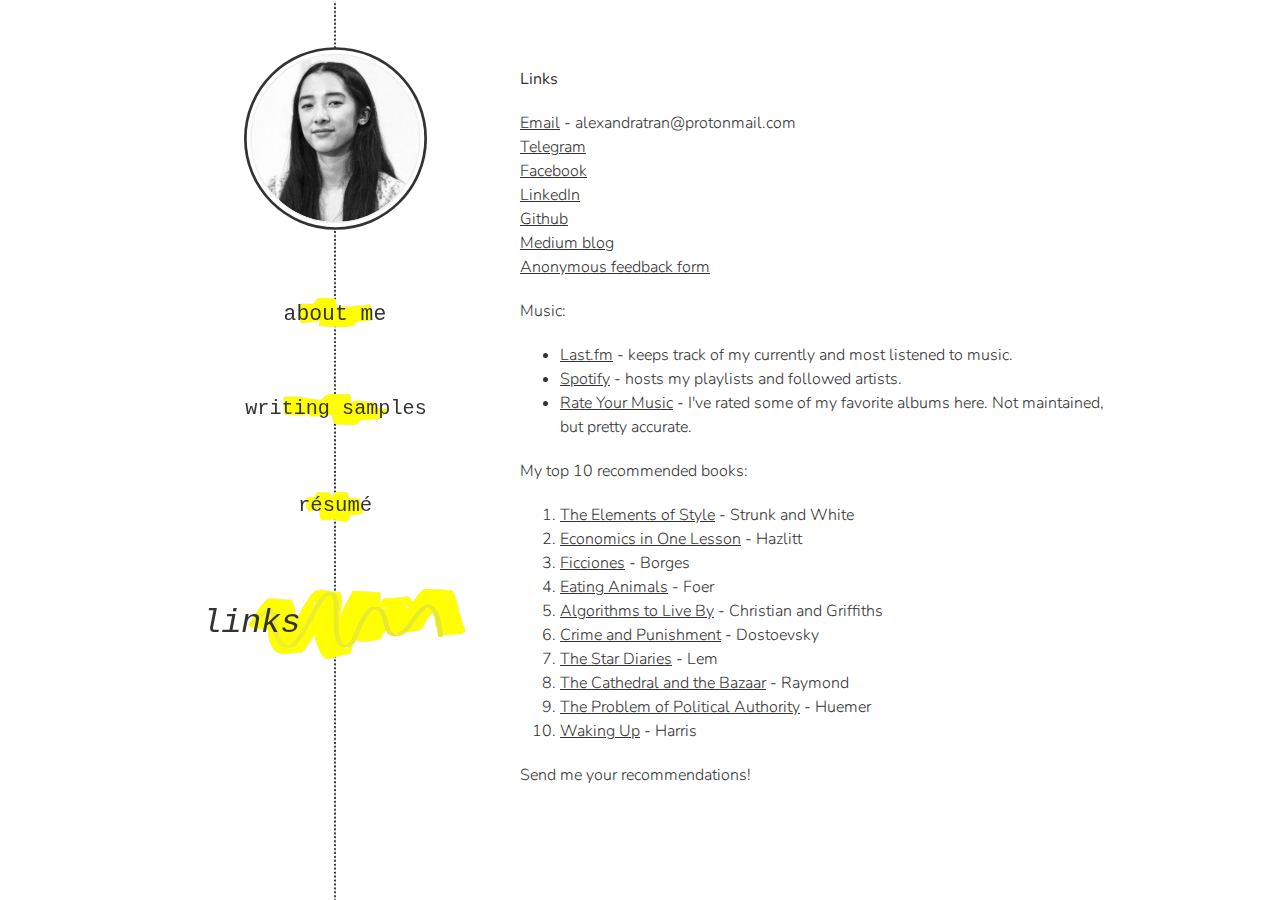
<file: links.html>
<!doctype html>

<html>

  <head profile="http://www.w3.org/2005/10/profile">
    <title>Links ⋅ Alexandra Tran</title>
    <link rel="icon" type="image" href="assets/favicon.svg">
    <link href="https://fonts.googleapis.com/css2?family=Nunito:wght@300&display=swap" rel="stylesheet">
    <link href="https://fonts.googleapis.com/css2?family=Nunito:wght@700&display=swap" rel="stylesheet">
    <link rel="stylesheet" href="stylesheets/styles.css">
    <script src="javascripts/scale.fix.js"></script>
    <meta name="viewport" content="width=device-width">
    <meta charset="utf-8">
    <meta http-equiv="X-UA-Compatible" content="chrome=1">
  </head>

  <body>

    <div class="wrapper">

      <header>
        <div class="icons">
          <span><img src="assets/profile.svg" alt="Photo of Alex" width="185" style="padding-top: 15px;"></span>
          <span><a href="index.html"><img src="assets/aboutme1.svg" alt="About Me" width="100"></a></span>
          <span><a href="writings.html"><img src="assets/writings1.svg" alt="Writing Samples" width="180"></a></span>
          <span><a href="resume.html"><img src="assets/resume1.svg" alt="Résumé" width="72"></a></span>
          <span><img src="assets/links2.svg" alt="Links active" width="260"></span>
        </div>
        <div class="textlinks">
          <a href="index.html">about me</a>
          <a href="writings.html">writing samples</a>
          <a href="resume.html">résumé</a>
          <a href="#"><i>links</i></a>
        </div>
      </header>

      <section>
        <p>
          <b>Links</b>
        </p>
        <p>
          <a href="mailto:alexandratran@protonmail.com">Email</a> - alexandratran@protonmail.com
          <br><a href="https://t.me/ancapalex" target="_blank">Telegram</a>
          <br><a href="https://www.facebook.com/ancapalex" target="_blank">Facebook</a>
          <br><a href="https://www.linkedin.com/in/alexandra-tran/" target="_blank">LinkedIn</a>
          <br><a href="https://github.com/alexandratran/" target="_blank">Github</a>
          <br><a href="https://medium.com/@ancapalex" target="_blank">Medium blog</a>
          <br><a href="https://www.admonymous.co/alextran" target="_blank">Anonymous feedback form</a>
        </p>  
        <p>
          Music:
          <ul>
          <li><a href="https://www.last.fm/user/ancapalex" target="_blank">Last.fm</a> - keeps track of my currently and most listened to music.</li>
          <li><a href="https://open.spotify.com/user/21mp5wy3htv3r4dkjzxrx6qqa?si=v7NKRJzbSqW4K8KZdkltCA" target="_blank">Spotify</a> - hosts my playlists and followed artists.</li>
          <li><a href="https://rateyourmusic.com/~alextran" target="_blank">Rate Your Music</a> - I've rated some of my favorite albums here. Not maintained, but pretty accurate.</li>
        </ul>
        </p>
        <p>
          My top 10 recommended books:
          <ol>
          <li><a href="https://www.amazon.com/Elements-Style-Fourth-William-Strunk/dp/020530902X" target="_blank">The Elements of Style</a> - Strunk and White</li>
          <li><a href="https://www.amazon.com/Economics-One-Lesson-Shortest-Understand/dp/0517548232" target="_blank">Economics in One Lesson</a> - Hazlitt</li>
          <li><a href="https://www.amazon.com/Ficciones-Jorge-Luis-Borges/dp/0802130305" target="_blank">Ficciones</a> - Borges</li>
          <li><a href="https://www.amazon.com/Eating-Animals-Jonathan-Safran-Foer/dp/0316069884" target="_blank">Eating Animals</a> - Foer</li>
          <li><a href="https://www.amazon.com/Algorithms-to-Live-By-audiobook/dp/B01D24NAL6" target="_blank">Algorithms to Live By</a> - Christian and Griffiths</li>
          <li><a href="https://www.amazon.com/Crime-Punishment-Fyodor-Dostoyevsky/dp/0486415872" target="_blank">Crime and Punishment</a> - Dostoevsky</li>
          <li><a href="https://www.amazon.com/Star-Diaries-Stanislaw-Lem/dp/0156849054" target="_blank">The Star Diaries</a> - Lem</li>
          <li><a href="https://www.amazon.com/_/dp/0596001088" target="_blank">The Cathedral and the Bazaar</a> - Raymond</li>
          <li><a href="https://www.amazon.com/Problem-Political-Authority-Examination-Coerce/dp/1137281650" target="_blank">The Problem of Political Authority</a> - Huemer</li>
          <li><a href="https://www.amazon.com/Waking-Up-Spirituality-Without-Religion/dp/1451636024" target="_blank">Waking Up</a> - Harris</li>
          </ol>
          Send me your recommendations!  
        </p>
      </section>

    </div>

  </body>

</html>
</file>
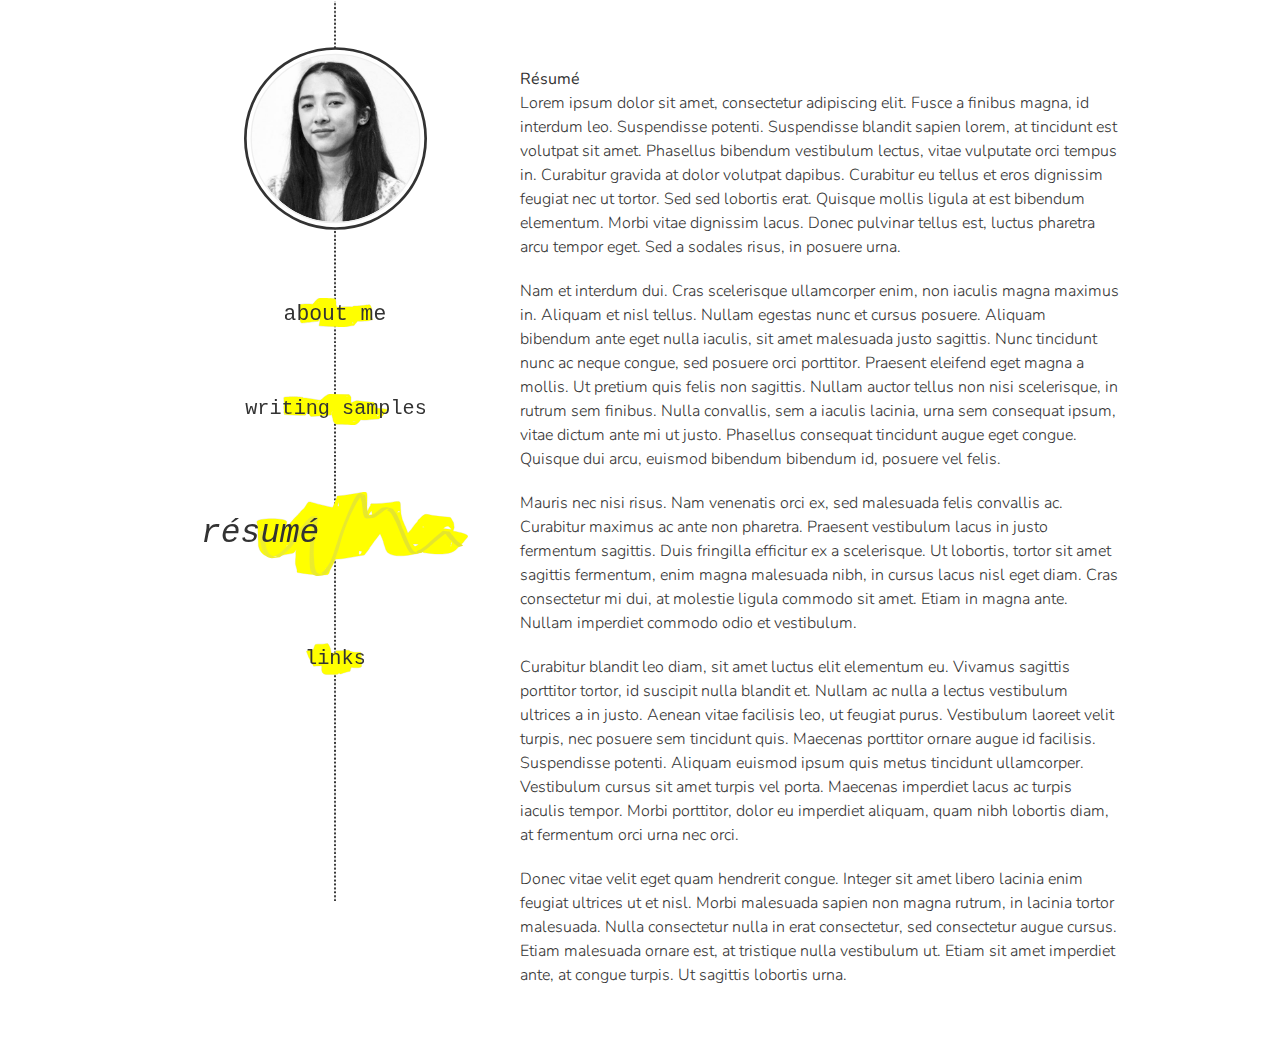
<file: resume.html>
<!doctype html>

<html>

  <head profile="http://www.w3.org/2005/10/profile">
    <title>Résumé ⋅ Alexandra Tran</title>
    <link rel="icon" type="image" href="assets/favicon.svg">
    <link href="https://fonts.googleapis.com/css2?family=Nunito:wght@300&display=swap" rel="stylesheet">
    <link href="https://fonts.googleapis.com/css2?family=Nunito:wght@700&display=swap" rel="stylesheet">
    <link rel="stylesheet" href="stylesheets/styles.css">
    <script src="javascripts/scale.fix.js"></script>
    <meta name="viewport" content="width=device-width">
    <meta charset="utf-8">
    <meta http-equiv="X-UA-Compatible" content="chrome=1">
  </head>

  <body>

    <div class="wrapper">

      <header>
        <div class="icons">
          <span><img src="assets/profile.svg" alt="Photo of Alex" width="185" style="padding-top: 15px;"></span>
          <span><a href="index.html"><img src="assets/aboutme1.svg" alt="About Me" width="100"></a></span>
          <span><a href="writings.html"><img src="assets/writings1.svg" alt="Writing Samples" width="180"></a></span>          
          <span><img src="assets/resume2.svg" alt="Résumé active" width="265"></span>
          <span><a href="links.html"><img src="assets/links1.svg" alt="Links" width="58"></a></span>
        </div>
        <div class="textlinks">
          <a href="index.html">about me</a>
          <a href="writings.html">writing samples</a>
          <a href="#"><i>résumé</i></a>
          <a href="links.html">links</a>
        </div>
      </header>

      <section>
        <p>
          <b>Résumé</b><br>
          Lorem ipsum dolor sit amet, consectetur adipiscing elit. Fusce a finibus magna, id interdum leo. Suspendisse potenti. Suspendisse blandit sapien lorem, at tincidunt est volutpat sit amet. Phasellus bibendum vestibulum lectus, vitae vulputate orci tempus in. Curabitur gravida at dolor volutpat dapibus. Curabitur eu tellus et eros dignissim feugiat nec ut tortor. Sed sed lobortis erat. Quisque mollis ligula at est bibendum elementum. Morbi vitae dignissim lacus. Donec pulvinar tellus est, luctus pharetra arcu tempor eget. Sed a sodales risus, in posuere urna.
        </p>
        <p>
          Nam et interdum dui. Cras scelerisque ullamcorper enim, non iaculis magna maximus in. Aliquam et nisl tellus. Nullam egestas nunc et cursus posuere. Aliquam bibendum ante eget nulla iaculis, sit amet malesuada justo sagittis. Nunc tincidunt nunc ac neque congue, sed posuere orci porttitor. Praesent eleifend eget magna a mollis. Ut pretium quis felis non sagittis. Nullam auctor tellus non nisi scelerisque, in rutrum sem finibus. Nulla convallis, sem a iaculis lacinia, urna sem consequat ipsum, vitae dictum ante mi ut justo. Phasellus consequat tincidunt augue eget congue. Quisque dui arcu, euismod bibendum bibendum id, posuere vel felis.
        </p>
        <p>
          Mauris nec nisi risus. Nam venenatis orci ex, sed malesuada felis convallis ac. Curabitur maximus ac ante non pharetra. Praesent vestibulum lacus in justo fermentum sagittis. Duis fringilla efficitur ex a scelerisque. Ut lobortis, tortor sit amet sagittis fermentum, enim magna malesuada nibh, in cursus lacus nisl eget diam. Cras consectetur mi dui, at molestie ligula commodo sit amet. Etiam in magna ante. Nullam imperdiet commodo odio et vestibulum.
        </p>
        <p>
          Curabitur blandit leo diam, sit amet luctus elit elementum eu. Vivamus sagittis porttitor tortor, id suscipit nulla blandit et. Nullam ac nulla a lectus vestibulum ultrices a in justo. Aenean vitae facilisis leo, ut feugiat purus. Vestibulum laoreet velit turpis, nec posuere sem tincidunt quis. Maecenas porttitor ornare augue id facilisis. Suspendisse potenti. Aliquam euismod ipsum quis metus tincidunt ullamcorper. Vestibulum cursus sit amet turpis vel porta. Maecenas imperdiet lacus ac turpis iaculis tempor. Morbi porttitor, dolor eu imperdiet aliquam, quam nibh lobortis diam, at fermentum orci urna nec orci.
        </p>
        <p>
          Donec vitae velit eget quam hendrerit congue. Integer sit amet libero lacinia enim feugiat ultrices ut et nisl. Morbi malesuada sapien non magna rutrum, in lacinia tortor malesuada. Nulla consectetur nulla in erat consectetur, sed consectetur augue cursus. Etiam malesuada ornare est, at tristique nulla vestibulum ut. Etiam sit amet imperdiet ante, at congue turpis. Ut sagittis lobortis urna.
        </p>
      </section>

    </div>

  </body>

</html>
</file>
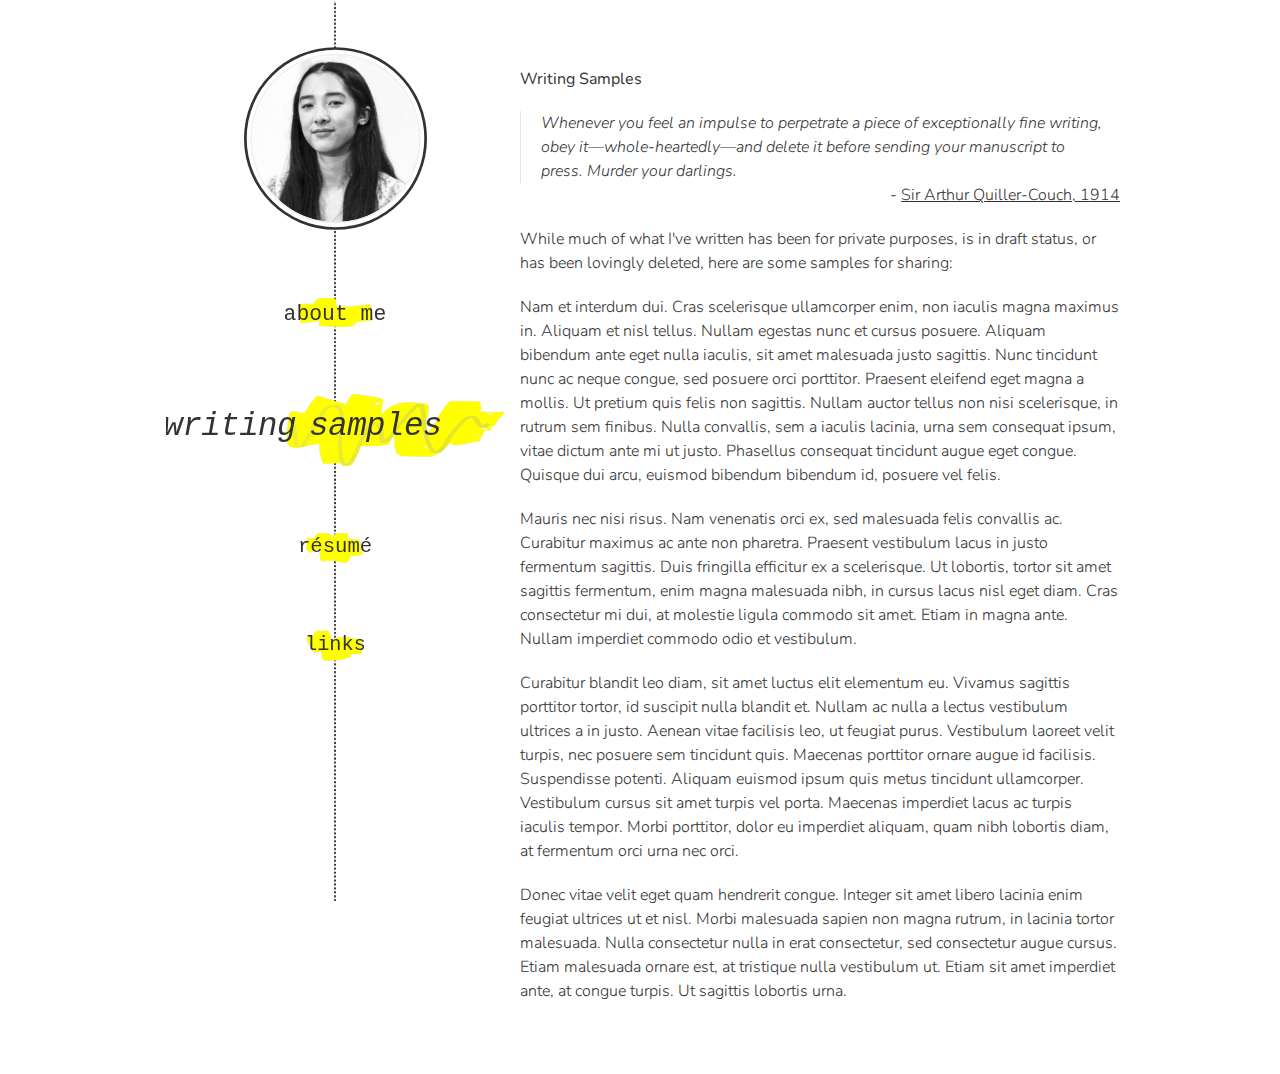
<file: writings.html>
<!doctype html>

<html>

  <head profile="http://www.w3.org/2005/10/profile">
    <title>Writing Samples ⋅ Alexandra Tran</title>
    <link rel="icon" type="image" href="assets/favicon.svg">
    <link href="https://fonts.googleapis.com/css2?family=Nunito:wght@300&display=swap" rel="stylesheet">
    <link href="https://fonts.googleapis.com/css2?family=Nunito:wght@700&display=swap" rel="stylesheet">
    <link rel="stylesheet" href="stylesheets/styles.css">
    <script src="javascripts/scale.fix.js"></script>
    <meta name="viewport" content="width=device-width">
    <meta charset="utf-8">
    <meta http-equiv="X-UA-Compatible" content="chrome=1">
  </head>

  <body>

    <div class="wrapper">

      <header>
        <div class="icons">
          <span><img src="assets/profile.svg" alt="Photo of Alex" width="185" style="padding-top: 15px;"></span>
          <span><a href="index.html"><img src="assets/aboutme1.svg" alt="About Me" width="100"></a></span>
          <span><img src="assets/writings2.svg" alt="Writing Samples active" width="350"></span>
          <span><a href="resume.html"><img src="assets/resume1.svg" alt="Résumé" width="72"></a></span>
          <span><a href="links.html"><img src="assets/links1.svg" alt="Links" width="58"></a></span>
        </div>
        <div class="textlinks">
          <a href="index.html">about me</a>
          <a href="#"><i>writing samples</i></a>
          <a href="resume.html">résumé</a>
          <a href="links.html">links</a>
        </div>
      </header>

      <section>
        <p>
          <b>Writing Samples</b><br>
          <blockquote>Whenever you feel an impulse to perpetrate a piece of exceptionally fine writing, obey it—whole-heartedly—and delete it before sending your manuscript to press. Murder your darlings.</blockquote>
          <div style="text-align: right;">- <a href="https://www.bartleby.com/190/12.html" target="_blank">Sir Arthur Quiller-Couch, 1914</a></div>
        </p>
        <p>
          While much of what I've written has been for private purposes, is in draft status, or has been lovingly deleted, here are some samples for sharing:
        </p>
        <p>
          Nam et interdum dui. Cras scelerisque ullamcorper enim, non iaculis magna maximus in. Aliquam et nisl tellus. Nullam egestas nunc et cursus posuere. Aliquam bibendum ante eget nulla iaculis, sit amet malesuada justo sagittis. Nunc tincidunt nunc ac neque congue, sed posuere orci porttitor. Praesent eleifend eget magna a mollis. Ut pretium quis felis non sagittis. Nullam auctor tellus non nisi scelerisque, in rutrum sem finibus. Nulla convallis, sem a iaculis lacinia, urna sem consequat ipsum, vitae dictum ante mi ut justo. Phasellus consequat tincidunt augue eget congue. Quisque dui arcu, euismod bibendum bibendum id, posuere vel felis.
        </p>
        <p>
          Mauris nec nisi risus. Nam venenatis orci ex, sed malesuada felis convallis ac. Curabitur maximus ac ante non pharetra. Praesent vestibulum lacus in justo fermentum sagittis. Duis fringilla efficitur ex a scelerisque. Ut lobortis, tortor sit amet sagittis fermentum, enim magna malesuada nibh, in cursus lacus nisl eget diam. Cras consectetur mi dui, at molestie ligula commodo sit amet. Etiam in magna ante. Nullam imperdiet commodo odio et vestibulum.
        </p>
        <p>
          Curabitur blandit leo diam, sit amet luctus elit elementum eu. Vivamus sagittis porttitor tortor, id suscipit nulla blandit et. Nullam ac nulla a lectus vestibulum ultrices a in justo. Aenean vitae facilisis leo, ut feugiat purus. Vestibulum laoreet velit turpis, nec posuere sem tincidunt quis. Maecenas porttitor ornare augue id facilisis. Suspendisse potenti. Aliquam euismod ipsum quis metus tincidunt ullamcorper. Vestibulum cursus sit amet turpis vel porta. Maecenas imperdiet lacus ac turpis iaculis tempor. Morbi porttitor, dolor eu imperdiet aliquam, quam nibh lobortis diam, at fermentum orci urna nec orci.
        </p>
        <p>
          Donec vitae velit eget quam hendrerit congue. Integer sit amet libero lacinia enim feugiat ultrices ut et nisl. Morbi malesuada sapien non magna rutrum, in lacinia tortor malesuada. Nulla consectetur nulla in erat consectetur, sed consectetur augue cursus. Etiam malesuada ornare est, at tristique nulla vestibulum ut. Etiam sit amet imperdiet ante, at congue turpis. Ut sagittis lobortis urna.
        </p>
      </section>

    </div>

  </body>

</html>
</file>
<file: stylesheets/styles.css>
body {
  background-color: #fff;
  font: 300 16px/1.5 'Nunito', Helvetica, Arial, sans-serif;
  color: #333;
  animation: fadeInAnimation ease 1.5s; 
  animation-iteration-count: 1; 
  animation-fill-mode: forwards;
}
@keyframes fadeInAnimation { 
  0% { opacity: 0; } 
  100% { opacity: 1; } 
} 

.wrapper {
  width: 960px;
  margin: -7px auto;
}

header {
  width: 350px;
  height: 100%;
  float: left;
  position: fixed;
  background: url(../assets/line.png) repeat-y center;
  background-size: 2px;
  overflow-y: auto;
}
header span {
  padding: 30px 6px;
  margin: 0 auto;
  text-align: center;
  display: block;
}
.icons a {
  padding: 15px;
  transition: padding-right 0.1s ease; 
}
.icons a:hover { 
  padding-right: 8%; 
}
.textlinks { 
  display: none; 
}

section {
  width: 600px;
  margin-left: 360px;
  padding: 50px 0px 50px;
}
section a {
  color: #333;
  text-decoration: underline;
}
section a:hover {
  text-decoration: none;
}
section a:visited {
  color: #333;
}
#logo {
  margin-bottom: 40px;
  width: 518px;
}
img {
  max-width: 100%;
}
p, ul, ol {
  margin-bottom: 20px;
}
blockquote {
  border-left: 1px solid #e5e5e5;
  margin: 0;
  padding-left: 20px;
  font-style: italic;
}
hr {
  width: 30px;
  margin: 30px auto;
}
#license {
  padding-top: 50px;
  font-size: 11px;
}

@media screen and (max-width: 960px) {

  .wrapper {
    width: 90%;
    text-align: justify;
  }

  header {
    width: 100%;
    height: auto;
    position: relative;
    background-image: none;
    padding: 20px 0;
    text-align: center;
  }
  header a {
    float: center;
    padding: 2px 12px;
    font-family: Courier, monospace;
    color: #000;
    text-decoration: none;
  }
  header a:hover {
    color: yellow;
  }
  .icons {
    display: none;
  }
  .textlinks {
    display: block;
  }

  section {
    margin-left: 0px;
    width: 100%;
  }
  #logo {
    width: 100%;
    text-align: center;
    margin-bottom: 25px;
  }
  
}

@media screen and (max-width: 500px) {

#logo {
  display: none;
}

}
</file>
